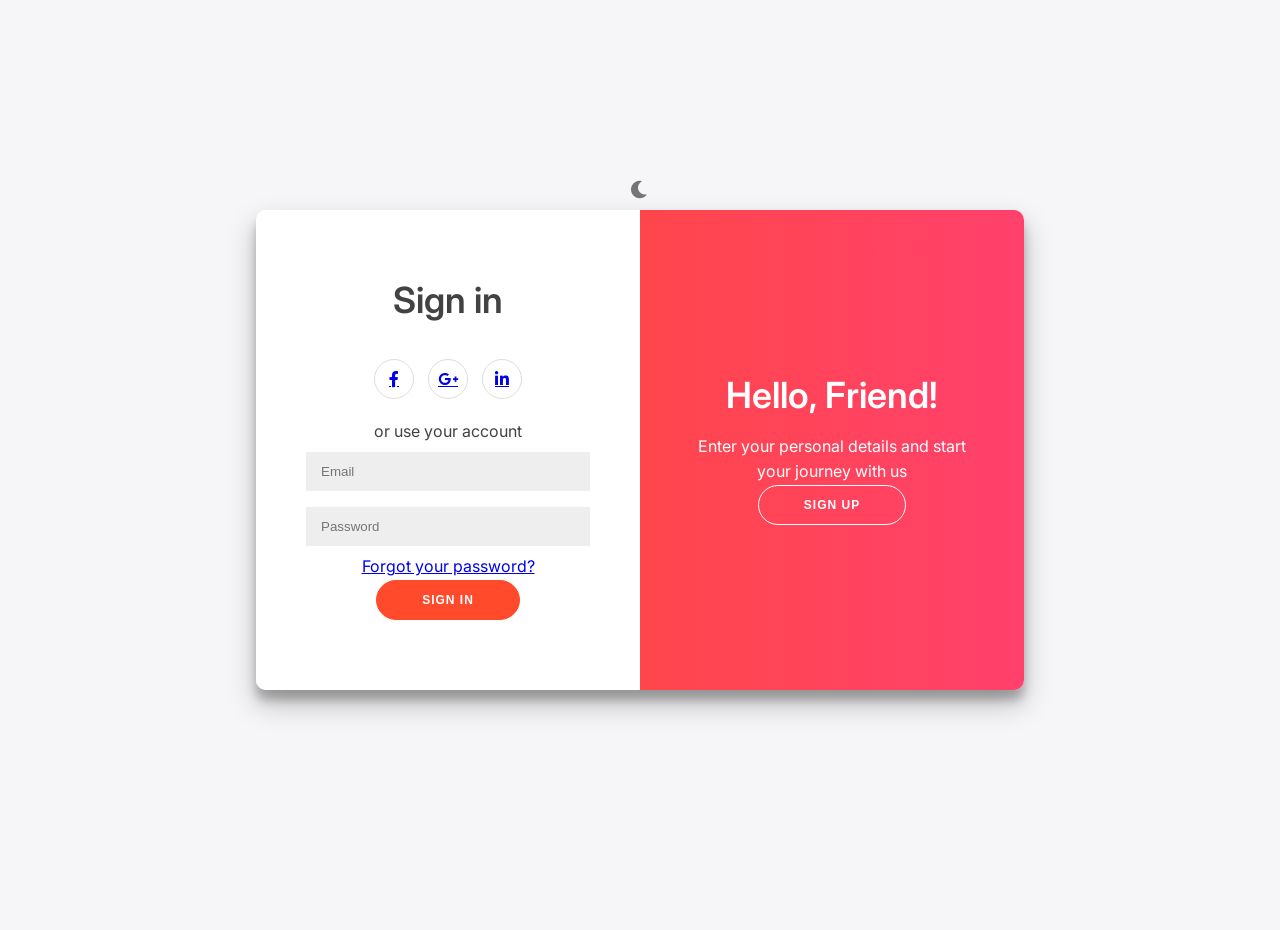
<file: auth.html>
<!DOCTYPE html>
<html lang="en">
<head>
    <meta charset="UTF-8">
    <meta name="viewport" content="width=device-width, initial-scale=1.0">
    <title>Welcome to SaveSmart</title>
    <link rel="stylesheet" href="style.css">
    <link rel="stylesheet" href="responsive.css">
    <link href="https://cdnjs.cloudflare.com/ajax/libs/font-awesome/6.0.0/css/all.min.css" rel="stylesheet">
</head>
<body class="auth-body">
    <header class="auth-header">
      <div class="theme-toggle-container">
        <button class="theme-toggle" id="theme-toggle" title="Toggle dark/light mode">
          <i class="fas fa-moon"></i>
        </button>
      </div>
    </header>

    <div class="auth-container" id="auth-container">
        <!-- Sign Up Form -->
        <div class="form-container sign-up-container">
            <form id="signup-form">
                <h1>Create Account</h1>
                <div class="social-container">
                    <a href="#" class="social"><i class="fab fa-facebook-f"></i></a>
                    <a href="#" class="social"><i class="fab fa-google-plus-g"></i></a>
                    <a href="#" class="social"><i class="fab fa-linkedin-in"></i></a>
                </div>
                <span>or use your email for registration</span>
                <input type="text" id="signup-name" placeholder="Name" required />
                <input type="email" id="signup-email" placeholder="Email" required />
                <input type="password" id="signup-password" placeholder="Password" required />
                <button type="submit">Sign Up</button>
            </form>
        </div>

        <!-- Sign In Form -->
        <div class="form-container sign-in-container">
            <form id="login-form">
                <h1>Sign in</h1>
                <div class="social-container">
                    <a href="#" class="social"><i class="fab fa-facebook-f"></i></a>
                    <a href="#" class="social"><i class="fab fa-google-plus-g"></i></a>
                    <a href="#" class="social"><i class="fab fa-linkedin-in"></i></a>
                </div>
                <span>or use your account</span>
                <input type="email" id="login-email" placeholder="Email" required />
                <input type="password" id="login-password" placeholder="Password" required />
                <a href="#">Forgot your password?</a>
                <button type="submit">Sign In</button>
            </form>
        </div>

        <!-- Overlay for switching between forms -->
        <div class="overlay-container">
            <div class="overlay">
                <div class="overlay-panel overlay-left">
                    <h1>Welcome Back!</h1>
                    <p>To keep connected with us please login with your personal info</p>
                    <button class="ghost" id="signIn">Sign In</button>
                </div>
                <div class="overlay-panel overlay-right">
                    <h1>Hello, Friend!</h1>
                    <p>Enter your personal details and start your journey with us</p>
                    <button class="ghost" id="signUp">Sign Up</button>
                </div>
            </div>
        </div>
    </div>

    <script src="auth.js"></script>
    <script src="theme.js"></script>
</body>
</html>
</file>
<file: style.css>
@import url('https://fonts.googleapis.com/css2?family=Inter:wght@400;500;600;700&display=swap');

/* CSS Reset and Base Styles */
* {
    margin: 0;
    padding: 0;
    box-sizing: border-box;
}

:root {
    /* Primary Colors */
    --primary-50: #e3f2fd;
    --primary-100: #bbdefb;
    --primary-500: #2196f3;
    --primary-600: #1e88e5;
    --primary-700: #1976d2;
    --primary-900: #0d47a1;

    /* Focus Styles */
    --focus-ring-color: var(--primary-500);
    --focus-ring-width: 3px;
    --focus-ring-offset: 2px;

    /* Secondary Colors */
    --secondary-50: #f3e5f5;
    --secondary-100: #e1bee7;
    --secondary-500: #9c27b0;
    --secondary-600: #8e24aa;
    --secondary-700: #7b1fa2;

    /* Neutral Colors */
    --gray-50: #fafafa;
    --gray-100: #f5f5f5;
    --gray-200: #eeeeee;
    --gray-300: #e0e0e0;
    --gray-400: #bdbdbd;
    --gray-500: #9e9e9e;
    --gray-600: #757575;
    --gray-700: #616161;
    --gray-800: #424242;
    --gray-900: #212121;

    /* Semantic Colors */
    --success: #2e7d32;
    --warning: #e65100;
    --error: #d32f2f;
    --info: #1565c0;

    /* Typography */
    --font-family: 'Inter', sans-serif;
    --font-size-xs: 0.75rem;
    --font-size-sm: 0.875rem;
    --font-size-base: 1rem;
    --font-size-lg: 1.125rem;
    --font-size-xl: 1.25rem;
    --font-size-2xl: 1.5rem;
    --font-size-3xl: 1.875rem;
    --font-size-4xl: 2.25rem;

    /* Spacing */
    --spacing-xs: 0.25rem;
    --spacing-sm: 0.5rem;
    --spacing-md: 1rem;
    --spacing-lg: 1.5rem;
    --spacing-xl: 2rem;
    --spacing-2xl: 3rem;

    /* Border Radius */
    --radius-sm: 0.25rem;
    --radius-md: 0.5rem;
    --radius-lg: 0.75rem;
    --radius-xl: 1rem;

    /* Shadows */
    --shadow-sm: 0 1px 2px 0 rgba(0, 0, 0, 0.05);
    --shadow-md: 0 4px 6px -1px rgba(0, 0, 0, 0.1), 0 2px 4px -1px rgba(0, 0, 0, 0.06);
    --shadow-lg: 0 10px 15px -3px rgba(0, 0, 0, 0.1), 0 4px 6px -2px rgba(0, 0, 0, 0.05);
    --shadow-xl: 0 20px 25px -5px rgba(0, 0, 0, 0.1), 0 10px 10px -5px rgba(0, 0, 0, 0.04);
}

/* Dark Theme Variables */
.dark-mode {
    --primary-50: #1a2a38;
    --primary-100: #2c4a63;
    --primary-500: #66b2ff;
    --primary-600: #80c1ff;
    --primary-700: #99d1ff;
    --primary-900: #e6f2ff;

    --secondary-50: #2a1a38;
    --secondary-100: #4a2c63;
    --secondary-500: #c166ff;
    --secondary-600: #d180ff;
    --secondary-700: #e099ff;

    --gray-50: #121212;
    --gray-100: #1e1e1e;
    --gray-200: #2a2a2a;
    --gray-300: #363636;
    --gray-400: #555555;
    --gray-500: #777777;
    --gray-600: #999999;
    --gray-700: #bbbbbb;
    --gray-800: #dddddd;
    --gray-900: #f5f5f5;

    --success: #4caf50;
    --warning: #ff9800;
    --error: #f44336;
    --info: #2196f3;

    --shadow-sm: 0 1px 2px 0 rgba(0, 0, 0, 0.25);
    --shadow-md: 0 4px 6px -1px rgba(0, 0, 0, 0.3), 0 2px 4px -1px rgba(0, 0, 0, 0.26);
    --shadow-lg: 0 10px 15px -3px rgba(0, 0, 0, 0.3), 0 4px 6px -2px rgba(0, 0, 0, 0.25);
    --shadow-xl: 0 20px 25px -5px rgba(0, 0, 0, 0.3), 0 10px 10px -5px rgba(0, 0, 0, 0.24);
}

.dark-mode body {
    background-color: var(--gray-50);
    color: var(--gray-800);
}

.dark-mode .header,
.dark-mode .modal__content,
.dark-mode .card,
.dark-mode .feature__card,
.dark-mode .testimonial__card,
.dark-mode .scenario-card,
.dark-mode .stat-card,
.dark-mode .progress-card,
.dark-mode .overview-card,
.dark-mode .summary-card,
.dark-mode .analytics-card,
.dark-mode .recent-card,
.dark-mode .setup-card,
.dark-mode .setup-option,
.dark-mode .predictor-card,
.dark-mode .mode-card,
.dark-mode .goal-card,
.dark-mode .badge-card,
.dark-mode .phone-screen,
.dark-mode .mini-scenario,
.dark-mode .filters-section,
.dark-mode .transactions-section,
.dark-mode .category-tab {
    background-color: var(--gray-100);
    color: var(--gray-800);
    border-color: var(--gray-300);
}

.dark-mode .nav__link {
    color: var(--gray-600);
}

.dark-mode .nav__link:hover,
.dark-mode .nav__link.active {
    background-color: var(--primary-50);
    color: var(--primary-600);
}

.dark-mode h1,
.dark-mode h2,
.dark-mode h3,
.dark-mode h4,
.dark-mode h5,
.dark-mode h6,
.dark-mode .section__title,
.dark-mode .hero__title,
.dark-mode .nav__logo h1 {
    color: var(--gray-900);
}

.dark-mode .btn--secondary {
    color: var(--primary-600);
    border-color: var(--primary-600);
}

.dark-mode .btn--secondary:hover {
    background-color: var(--primary-50);
}

.dark-mode .form__group input,
.dark-mode .form__group select,
.dark-mode .form__group textarea {
    background-color: var(--gray-200);
    border-color: var(--gray-400);
    color: var(--gray-800);
}

.dark-mode .theme-toggle:hover {
    background-color: var(--gray-200);
}

.dark-mode .glass-effect {
    background: rgba(42, 42, 42, 0.5); /* Darker glass effect */
    border: 1px solid rgba(255, 255, 255, 0.1);
}

.dark-mode .auth-body {
    background: var(--gray-50);
}

.dark-mode .auth-container {
    background-color: var(--gray-100);
    box-shadow: 0 14px 28px rgba(0,0,0,0.5),
                0 10px 10px rgba(0,0,0,0.4);
}

.dark-mode .form-container form {
    background-color: var(--gray-100);
}

.dark-mode .form-container input {
    background-color: var(--gray-200);
    color: var(--gray-800);
}

.dark-mode .social-container a {
    border-color: var(--gray-300);
}

body {
    font-family: var(--font-family);
    font-size: var(--font-size-base);
    line-height: 1.6;
    color: var(--gray-800);
    background-color: var(--gray-50);
    transition: background-color 0.3s ease, color 0.3s ease;
}

.container {
    max-width: 1200px;
    margin: 0 auto;
    padding: 0 var(--spacing-md);
}

/* Typography */
h1, h2, h3, h4, h5, h6 {
    font-weight: 600;
    line-height: 1.2;
    margin-bottom: var(--spacing-md);
}

h1 { font-size: var(--font-size-4xl); }
h2 { font-size: var(--font-size-3xl); }
h3 { font-size: var(--font-size-2xl); }
h4 { font-size: var(--font-size-xl); }

.section__title {
    text-align: center;
    margin-bottom: var(--spacing-2xl);
    color: var(--gray-900);
}

/* Header & Navigation */
.header {
    background: white;
    box-shadow: var(--shadow-md);
    position: sticky;
    top: 0;
    z-index: 1000;
}

.nav {
    display: flex;
    justify-content: space-between;
    align-items: center;
    padding: var(--spacing-md) 0;
}

.nav__logo {
    display: flex;
    align-items: center;
    gap: var(--spacing-md);
}

.nav__logo i {
    font-size: 2rem;
    color: var(--primary-600);
}

.nav__logo h1 {
    margin: 0;
    color: var(--primary-700);
    font-size: var(--font-size-2xl);
}

.slogan {
    font-size: var(--font-size-sm);
    color: var(--gray-600);
    font-style: italic;
    margin: 0;
}

.nav__menu {
    display: flex;
    list-style: none;
    gap: var(--spacing-lg);
}

.nav__link {
    display: flex;
    align-items: center;
    gap: var(--spacing-sm);
    text-decoration: none;
    color: var(--gray-600);
    padding: var(--spacing-sm) var(--spacing-md);
    border-radius: var(--radius-md);
    transition: all 0.3s ease;
    font-weight: 500;
}

.nav__link:hover,
.nav__link.active {
    background-color: var(--primary-50);
    color: var(--primary-700);
}

.nav__actions {
    display: flex;
    align-items: center;
    gap: var(--spacing-md);
}

.nav__toggle {
    display: none;
    font-size: 1.25rem;
    cursor: pointer;
    color: var(--gray-600);
}

/* Virtual Currency Display */
.virtual-currency {
    display: flex;
    align-items: center;
    gap: 8px;
    background: linear-gradient(135deg, #667eea 0%, #764ba2 100%);
    color: white;
    padding: 8px 16px;
    border-radius: 20px;
    font-weight: 600;
}

.currency-selector select {
    padding: 8px 12px;
    border: 1px solid var(--gray-300);
    border-radius: var(--radius-md);
    background: white;
    font-size: var(--font-size-sm);
}

/* Buttons */
.btn {
    display: inline-flex;
    align-items: center;
    gap: var(--spacing-sm);
    padding: var(--spacing-sm) var(--spacing-lg);
    border: none;
    border-radius: var(--radius-md);
    font-size: var(--font-size-base);
    font-weight: 500;
    text-decoration: none;
    cursor: pointer;
    transition: all 0.3s ease;
    outline: none;
}

.btn--primary {
    background-color: var(--primary-600);
    color: white;
}

.btn--primary:hover {
    background-color: var(--primary-700);
    transform: translateY(-1px);
    box-shadow: var(--shadow-md);
}

.btn--secondary {
    background-color: transparent;
    color: var(--primary-600);
    border: 2px solid var(--primary-600);
}

.btn--secondary:hover {
    background-color: var(--primary-50);
    transform: translateY(-1px);
}

.btn--large {
    padding: var(--spacing-md) var(--spacing-xl);
    font-size: var(--font-size-lg);
}

.btn--full {
    width: 100%;
    justify-content: center;
}

.btn--small {
    padding: var(--spacing-xs) var(--spacing-md);
    font-size: var(--font-size-sm);
}

.btn-icon {
    background: none;
    border: none;
    padding: var(--spacing-sm);
    border-radius: var(--radius-sm);
    cursor: pointer;
    color: var(--gray-600);
    transition: all 0.3s ease;
}

.btn-icon:hover {
    background-color: var(--gray-100);
    color: var(--primary-600);
}

/* Hero Section */
.hero {
    display: grid;
    grid-template-columns: 1fr 1fr;
    gap: var(--spacing-2xl);
    align-items: center;
    padding: var(--spacing-2xl) 0;
    min-height: 80vh;
}

.hero__title {
    font-size: 3rem;
    color: var(--gray-900);
    margin-bottom: var(--spacing-lg);
    line-height: 1.1;
}

.hero__description {
    font-size: var(--font-size-lg);
    color: var(--gray-600);
    margin-bottom: var(--spacing-2xl);
    line-height: 1.6;
}

.hero__actions {
    display: flex;
    gap: var(--spacing-md);
    flex-wrap: wrap;
    margin-bottom: var(--spacing-2xl);
}

.hero__stats {
    display: flex;
    gap: var(--spacing-2xl);
}

.stat {
    text-align: center;
}

.stat__number {
    display: block;
    font-size: var(--font-size-2xl);
    font-weight: 700;
    color: var(--primary-600);
    margin-bottom: var(--spacing-xs);
}

.stat__label {
    font-size: var(--font-size-sm);
    color: var(--gray-600);
}

/* Game Preview Styles */
.game-preview {
    display: flex;
    justify-content: center;
    align-items: center;
}

.phone-mockup {
    width: 300px;
    height: 600px;
    background: #2D3047;
    border-radius: 40px;
    padding: 20px;
    position: relative;
    box-shadow: 0 20px 40px rgba(0, 0, 0, 0.3);
}

.phone-screen {
    width: 100%;
    height: 100%;
    background: white;
    border-radius: 30px;
    overflow: hidden;
    position: relative;
}

.game-scene {
    padding: 20px;
    height: 100%;
    display: flex;
    flex-direction: column;
    align-items: center;
    justify-content: center;
    gap: 20px;
}

.character {
    font-size: 4rem;
}

.money-stack {
    font-size: 2rem;
}

.scenario-card-mini {
    background: #f8f9fa;
    padding: 20px;
    border-radius: 12px;
    text-align: center;
    width: 100%;
}

.choices {
    display: flex;
    gap: 10px;
    margin-top: 15px;
}

.choice-btn-mini {
    flex: 1;
    padding: 8px 12px;
    border: none;
    border-radius: 8px;
    background: #667eea;
    color: white;
    cursor: pointer;
    font-size: 0.8rem;
}

/* Features Section */
.features {
    padding: var(--spacing-2xl) 0;
    background: white;
}

.features__grid {
    display: grid;
    grid-template-columns: repeat(auto-fit, minmax(250px, 1fr));
    gap: var(--spacing-xl);
}

.feature__card {
    text-align: center;
    padding: var(--spacing-xl);
    border-radius: var(--radius-lg);
    transition: transform 0.3s ease, box-shadow 0.3s ease;
    border: 1px solid var(--gray-200);
}

.feature__card:hover {
    transform: translateY(-5px);
    box-shadow: var(--shadow-xl);
}

.feature__icon {
    width: 80px;
    height: 80px;
    margin: 0 auto var(--spacing-lg);
    background: var(--primary-50);
    border-radius: 50%;
    display: flex;
    align-items: center;
    justify-content: center;
}

.feature__icon i {
    font-size: 2rem;
    color: var(--primary-600);
}

.feature__card h3 {
    margin-bottom: var(--spacing-md);
    color: var(--gray-900);
}

.feature__card p {
    color: var(--gray-600);
    line-height: 1.6;
}

/* How It Works Section */
.how-it-works {
    padding: var(--spacing-2xl) 0;
    background: var(--gray-50);
}

.steps {
    display: grid;
    grid-template-columns: repeat(auto-fit, minmax(250px, 1fr));
    gap: var(--spacing-xl);
    max-width: 1000px;
    margin: 0 auto;
}

.step {
    text-align: center;
    padding: var(--spacing-xl);
}

.step__number {
    width: 60px;
    height: 60px;
    background: var(--primary-600);
    color: white;
    border-radius: 50%;
    display: flex;
    align-items: center;
    justify-content: center;
    font-size: var(--font-size-xl);
    font-weight: 700;
    margin: 0 auto var(--spacing-lg);
}

.step__content h3 {
    margin-bottom: var(--spacing-md);
    color: var(--gray-900);
}

.step__content p {
    color: var(--gray-600);
    line-height: 1.6;
}

/* Testimonials */
.testimonials {
    padding: var(--spacing-2xl) 0;
    background: white;
}

.testimonials__grid {
    display: grid;
    grid-template-columns: repeat(auto-fit, minmax(300px, 1fr));
    gap: var(--spacing-xl);
    max-width: 1000px;
    margin: 0 auto;
}

.testimonial__card {
    background: var(--gray-50);
    padding: var(--spacing-xl);
    border-radius: var(--radius-lg);
    border-left: 4px solid var(--primary-600);
}

.testimonial__content {
    font-style: italic;
    margin-bottom: var(--spacing-lg);
    color: var(--gray-700);
    line-height: 1.6;
}

.testimonial__author strong {
    display: block;
    margin-bottom: var(--spacing-xs);
    color: var(--gray-900);
}

.testimonial__author span {
    color: var(--gray-600);
    font-size: var(--font-size-sm);
}

/* Stats Section */
.stats {
    padding: var(--spacing-2xl) 0;
    background: linear-gradient(135deg, var(--primary-600), var(--primary-900));
    color: white;
}

.stats__grid {
    display: grid;
    grid-template-columns: repeat(auto-fit, minmax(200px, 1fr));
    gap: var(--spacing-xl);
    text-align: center;
}

.stat__item {
    padding: var(--spacing-lg);
}

.stat__number {
    font-size: 2.5rem;
    font-weight: 700;
    margin-bottom: var(--spacing-sm);
}

.stat__label {
    font-size: var(--font-size-lg);
    opacity: 0.9;
}

/* Footer */
.footer {
    background: var(--gray-900);
    color: white;
    padding: var(--spacing-2xl) 0 var(--spacing-md);
}

.footer__content {
    display: grid;
    grid-template-columns: 2fr 1fr 1fr 1fr;
    gap: var(--spacing-2xl);
    margin-bottom: var(--spacing-2xl);
}

.footer__logo {
    display: flex;
    align-items: center;
    gap: var(--spacing-sm);
    margin-bottom: var(--spacing-md);
}

.footer__logo i {
    font-size: 1.5rem;
    color: var(--primary-500);
}

.footer__logo h3 {
    margin: 0;
    color: white;
}

.footer__section h4 {
    color: white;
    margin-bottom: var(--spacing-lg);
}

.footer__section ul {
    list-style: none;
}

.footer__section ul li {
    margin-bottom: var(--spacing-sm);
}

.footer__section a {
    color: var(--gray-400);
    text-decoration: none;
    transition: color 0.3s ease;
}

.footer__section a:hover {
    color: white;
}

.footer__social {
    display: flex;
    gap: var(--spacing-md);
    margin-top: var(--spacing-lg);
}

.footer__social a {
    color: var(--gray-400);
    font-size: 1.25rem;
    transition: color 0.3s ease;
}

.footer__social a:hover {
    color: white;
}

.footer__bottom {
    border-top: 1px solid var(--gray-700);
    padding-top: var(--spacing-md);
    text-align: center;
    color: var(--gray-400);
}

/* Modal */
.modal {
    display: none;
    position: fixed;
    top: 0;
    left: 0;
    width: 100%;
    height: 100%;
    background: rgba(0, 0, 0, 0.5);
    z-index: 2000;
    align-items: center;
    justify-content: center;
}

.modal.active {
    display: flex;
}

.modal__content {
    background: white;
    border-radius: var(--radius-xl);
    box-shadow: var(--shadow-xl);
    width: 90%;
    max-width: 500px;
    max-height: 90vh;
    overflow-y: auto;
}

.modal__content--large {
    max-width: 800px;
}

.modal__header {
    display: flex;
    justify-content: space-between;
    align-items: center;
    padding: var(--spacing-xl);
    border-bottom: 1px solid var(--gray-200);
}

.modal__header h3 {
    margin: 0;
    color: var(--gray-900);
}

.modal__close {
    background: none;
    border: none;
    font-size: 1.25rem;
    color: var(--gray-600);
    cursor: pointer;
    padding: var(--spacing-sm);
    border-radius: var(--radius-sm);
    transition: background-color 0.3s ease;
}

.modal__close:hover {
    background-color: var(--gray-100);
}

.modal__body {
    padding: var(--spacing-xl);
}

.modal__form {
    padding: var(--spacing-xl);
}

/* Confirmation modal tweaks */
.confirm-body {
    padding: var(--spacing-lg);
    display: flex;
    gap: var(--spacing-md);
    align-items: center;
}

/* Toast notifications (app-level) */
.toast-container {
    position: fixed;
    top: 20px;
    right: 20px;
    z-index: 11000;
    display: flex;
    flex-direction: column;
    gap: 10px;
}
.toast {
    display: flex;
    align-items: center;
    gap: 10px;
    background: white;
    padding: 10px 14px;
    border-radius: 10px;
    box-shadow: 0 6px 18px rgba(0,0,0,0.12);
    border-left: 4px solid var(--primary-600);
    animation: toastIn 0.35s ease;
}
.toast--success { border-left-color: var(--success); }
.toast--error { border-left-color: var(--error); }
.toast__icon { font-size: 1.4rem; }

@keyframes toastIn {
    from { transform: translateY(-10px); opacity: 0; }
    to { transform: translateY(0); opacity: 1; }
}

/* Shop item micro-interaction */
.shop-item {
    transition: transform 0.18s ease, box-shadow 0.18s ease;
}
.shop-item:hover { transform: translateY(-4px); box-shadow: var(--shadow-lg); }

/* Inventory modal */
.inventory-grid {
    display: grid;
    grid-template-columns: repeat(auto-fit, minmax(140px, 1fr));
    gap: 12px;
}
.inventory-item {
    background: var(--gray-50);
    padding: 10px;
    border-radius: 8px;
    text-align: center;
    cursor: pointer;
    transition: transform 0.15s ease;
}
.inventory-item.equipped { border: 2px solid var(--primary-600); transform: translateY(-4px); }

/* Confetti canvas sits above content */
#confetti-canvas {
    position: fixed;
    pointer-events: none;
    left: 0;
    top: 0;
    width: 100%;
    height: 100%;
    z-index: 12000;
}

/* Form Styles */
.form__group {
    margin-bottom: var(--spacing-lg);
}

.form__group label {
    display: block;
    margin-bottom: var(--spacing-sm);
    font-weight: 500;
    color: var(--gray-700);
}

.form__group input,
.form__group select,
.form__group textarea {
    width: 100%;
    padding: var(--spacing-md);
    border: 1px solid var(--gray-300);
    border-radius: var(--radius-md);
    font-size: var(--font-size-base);
    transition: border-color 0.3s ease, box-shadow 0.3s ease;
}

.form__group input:focus,
.form__group select:focus,
.form__group textarea:focus {
    outline: none;
    border-color: var(--primary-500);
    box-shadow: 0 0 0 3px rgba(33, 150, 243, 0.1);
}

.form-row {
    display: grid;
    grid-template-columns: 1fr 1fr;
    gap: var(--spacing-md);
}

.form-section {
    margin-bottom: var(--spacing-2xl);
}

.form-section h4 {
    margin-bottom: var(--spacing-md);
    color: var(--gray-800);
    border-bottom: 2px solid var(--gray-200);
    padding-bottom: var(--spacing-sm);
}

.form__actions {
    display: flex;
    gap: var(--spacing-md);
    justify-content: space-between;
    margin-top: var(--spacing-xl);
}

/* Game Header */
.game-header {
    margin-bottom: 30px;
}

.player-stats {
    display: grid;
    grid-template-columns: repeat(auto-fit, minmax(200px, 1fr));
    gap: 20px;
    margin-bottom: 30px;
}

.stat-card {
    background: white;
    padding: 20px;
    border-radius: 12px;
    box-shadow: 0 4px 6px rgba(0, 0, 0, 0.1);
    display: flex;
    align-items: center;
    gap: 15px;
    border-left: 4px solid #4CAF50;
}

.stat-icon {
    font-size: 2rem;
}

.stat-info {
    flex: 1;
}

.stat-value {
    font-size: 1.5rem;
    font-weight: 700;
    color: #2D3047;
}

.stat-label {
    color: #666;
    font-size: 0.9rem;
}

/* Scenario Styles */
.scenario-card {
    background: white;
    border-radius: 16px;
    padding: 30px;
    box-shadow: 0 8px 25px rgba(0, 0, 0, 0.1);
    margin-bottom: 30px;
    border: 2px solid #e0e0e0;
}

.scenario-header {
    display: flex;
    justify-content: space-between;
    align-items: center;
    margin-bottom: 20px;
    padding-bottom: 15px;
    border-bottom: 2px solid #f0f0f0;
}

.scenario-content {
    display: grid;
    grid-template-columns: auto 1fr;
    gap: 25px;
    align-items: start;
    margin-bottom: 25px;
}

.scenario-emoji {
    font-size: 4rem;
    background: linear-gradient(135deg, #667eea, #764ba2);
    border-radius: 50%;
    width: 100px;
    height: 100px;
    display: flex;
    align-items: center;
    justify-content: center;
}

.scenario-stats {
    display: flex;
    gap: 20px;
    margin-top: 15px;
}

.scenario-stats .stat {
    background: #f8f9fa;
    padding: 8px 15px;
    border-radius: 8px;
    font-size: 0.9rem;
}

/* Difficulty Badges */
.difficulty-badge {
    padding: 4px 12px;
    border-radius: 20px;
    font-size: 0.8rem;
    font-weight: 600;
    text-transform: uppercase;
}

.difficulty-badge.easy {
    background: #d4edda;
    color: #155724;
}

.difficulty-badge.medium {
    background: #fff3cd;
    color: #856404;
}

.difficulty-badge.hard {
    background: #f8d7da;
    color: #721c24;
}

/* Choice Buttons */
.scenario-choices {
    display: flex;
    flex-direction: column;
    gap: 12px;
    margin-bottom: 25px;
}

.choice-btn {
    display: grid;
    grid-template-columns: auto 1fr auto;
    gap: 15px;
    align-items: center;
    padding: 20px;
    background: white;
    border: 2px solid #e0e0e0;
    border-radius: 12px;
    cursor: pointer;
    transition: all 0.3s ease;
    text-align: left;
}

.choice-btn:hover {
    border-color: #667eea;
    transform: translateY(-2px);
    box-shadow: 0 4px 12px rgba(102, 126, 234, 0.2);
}

.choice-icon {
    font-size: 1.5rem;
    width: 50px;
    height: 50px;
    display: flex;
    align-items: center;
    justify-content: center;
    background: #f8f9fa;
    border-radius: 10px;
}

.choice-content {
    flex: 1;
}

.choice-content strong {
    display: block;
    margin-bottom: 5px;
    color: #2D3047;
}

.choice-content span {
    color: #666;
    font-size: 0.9rem;
}

.choice-amount {
    font-weight: 700;
    font-size: 1.1rem;
}

.choice-amount.negative {
    color: #e74c3c;
}

.choice-amount.positive {
    color: #27ae60;
}

/* Prediction Box */
.scenario-prediction {
    background: linear-gradient(135deg, #667eea, #764ba2);
    color: white;
    padding: 20px;
    border-radius: 12px;
    margin-top: 20px;
}

.prediction-header {
    display: flex;
    align-items: center;
    gap: 10px;
    margin-bottom: 10px;
    font-weight: 600;
}

.result-message {
    display: flex;
    align-items: center;
    gap: 15px;
}

.result-emoji {
    font-size: 2rem;
}

/* Quick Scenarios */
.quick-scenarios {
    margin-bottom: 30px;
}

.scenario-grid {
    display: grid;
    grid-template-columns: repeat(auto-fit, minmax(150px, 1fr));
    gap: 15px;
}

.mini-scenario {
    background: white;
    padding: 15px;
    border-radius: 10px;
    box-shadow: 0 2px 8px rgba(0, 0, 0, 0.1);
    display: flex;
    align-items: center;
    gap: 12px;
    cursor: pointer;
    transition: all 0.3s ease;
    border: 2px solid transparent;
}

.mini-scenario:hover {
    border-color: #667eea;
    transform: translateY(-2px);
}

.mini-icon {
    font-size: 1.5rem;
}

.mini-content strong {
    display: block;
    font-size: 0.9rem;
    margin-bottom: 2px;
}

.mini-content span {
    color: #e74c3c;
    font-weight: 600;
    font-size: 0.8rem;
}

/* Game Progress */
.game-progress {
    margin: 30px 0;
}

.progress-grid {
    display: grid;
    grid-template-columns: repeat(auto-fit, minmax(300px, 1fr));
    gap: 30px;
}

.progress-card {
    background: white;
    padding: 25px;
    border-radius: 12px;
    box-shadow: 0 4px 15px rgba(0, 0, 0, 0.1);
    text-align: center;
}

.score-circle {
    width: 120px;
    height: 120px;
    margin: 0 auto 20px;
    position: relative;
}

.circle-progress {
    width: 100%;
    height: 100%;
    border-radius: 50%;
    background: conic-gradient(var(--success) var(--progress-percentage, 75%), var(--gray-200) 0deg);
    display: flex;
    align-items: center;
    justify-content: center;
    position: relative;
    transform: rotate(-90deg);
}

.circle-progress::before {
    content: '';
    position: absolute;
    width: 80px;
    height: 80px;
    background: white;
    border-radius: 50%;
}

.circle-progress span {
    position: relative;
    z-index: 1;
    font-weight: 700;
    font-size: 1.2rem;
}

.achievements-list {
    display: flex;
    flex-direction: column;
    gap: 15px;
}

.achievement-mini {
    display: flex;
    align-items: center;
    gap: 12px;
    padding: 12px;
    background: #f8f9fa;
    border-radius: 8px;
}

.achievement-mini.earned {
    background: #d4edda;
    border-left: 4px solid #28a745;
}

.achievement-mini.locked {
    opacity: 0.6;
}

.achievement-icon {
    font-size: 1.5rem;
}

.achievement-info strong {
    display: block;
    margin-bottom: 2px;
    font-size: 0.9rem;
}

.achievement-info span {
    font-size: 0.8rem;
    color: #666;
}

/* Real Money Styles */
.security-notice {
    margin-bottom: 30px;
}

.notice-card {
    background: linear-gradient(135deg, #4facfe 0%, #00f2fe 100%);
    color: white;
    padding: 25px;
    border-radius: 12px;
    display: flex;
    align-items: center;
    gap: 20px;
}

.notice-icon {
    font-size: 2.5rem;
}

.notice-content h4 {
    margin: 0 0 10px 0;
    font-size: 1.2rem;
}

.notice-content p {
    margin: 0;

    opacity: 0.9;
}

.real-money-dashboard {
    margin-top: 30px;
}

.dashboard-header {
    text-align: center;
    margin-bottom: 40px;
}

.dashboard-header h2 {
    color: var(--gray-900);
    margin-bottom: 10px;
}

.dashboard-header p {
    color: var(--gray-600);
    font-size: var(--font-size-lg);
}

.financial-overview {
    margin-bottom: 40px;
}

.overview-grid {
    display: grid;
    grid-template-columns: repeat(auto-fit, minmax(250px, 1fr));
    gap: 25px;
}

.overview-card {
    background: white;
    padding: 25px;
    border-radius: 12px;
    box-shadow: 0 4px 15px rgba(0, 0, 0, 0.1);
}

.overview-card.primary {
    border-left: 6px solid var(--primary-600);
}

.card-header {
    display: flex;
    justify-content: space-between;
    align-items: center;
    margin-bottom: 20px;
}

.card-header h4 {
    margin: 0;
    color: var(--gray-700);
}

.card-header i {
    font-size: 1.5rem;
    color: var(--primary-500);
}

.balance-amount {
    font-size: 2.5rem;
    font-weight: 700;
    color: var(--gray-900);
    margin-bottom: 10px;
}

.balance-trend {
    display: flex;
    align-items: center;
    gap: 8px;
    color: var(--success);
    font-size: var(--font-size-sm);
}

.budget-progress {
    margin-bottom: 15px;
}

.budget-text {
    display: flex;
    justify-content: space-between;
    margin-top: 8px;
    font-size: var(--font-size-sm);
    color: var(--gray-600);
}

.savings-rate {
    font-size: 2rem;
    font-weight: 700;
    color: var(--primary-600);
    text-align: center;
    margin: 15px 0;
}

.card-footer {
    color: var(--gray-600);
    font-size: var(--font-size-sm);
    text-align: center;
}

/* Setup Options */
.setup-options {
    display: grid;
    grid-template-columns: repeat(auto-fit, minmax(300px, 1fr));
    gap: 30px;
    margin-top: 30px;
}

.setup-option {
    background: white;
    padding: 30px;
    border-radius: 12px;
    box-shadow: 0 4px 15px rgba(0, 0, 0, 0.1);
    border: 2px solid #e0e0e0;
    transition: all 0.3s ease;
}

.setup-option:hover {
    border-color: #667eea;
    transform: translateY(-5px);
}

.option-icon {
    font-size: 3rem;
    color: #667eea;
    margin-bottom: 20px;
}

.setup-option h4 {
    margin-bottom: 15px;
    color: #2D3047;
}

.setup-option ul {
    list-style: none;
    padding: 0;
    margin: 20px 0;
}

.setup-option li {
    padding: 8px 0;
    border-bottom: 1px solid #f0f0f0;
}

.setup-option li:last-child {
    border-bottom: none;
}

/* Financial Predictor */
.financial-predictor {
    margin: 40px 0;
}

.predictor-card {
    background: white;
    padding: 30px;
    border-radius: 16px;
    box-shadow: 0 8px 25px rgba(0, 0, 0, 0.1);
    border-left: 6px solid #667eea;
}

.predictor-header {
    text-align: center;
    margin-bottom: 30px;
}

.predictor-header h3 {
    color: var(--gray-900);
    margin-bottom: 10px;
}

.predictor-header p {
    color: var(--gray-600);
}

.prediction-result {
    display: flex;
    align-items: center;
    gap: 25px;
    margin-bottom: 25px;
}

.prediction-emoji {
    font-size: 4rem;
}

.prediction-stats {
    display: grid;
    grid-template-columns: 1fr 1fr;
    gap: 15px;
    margin-top: 15px;
}

.prediction-stats .stat {
    background: #f8f9fa;
    padding: 12px;
    border-radius: 8px;
    text-align: center;
}

.prediction-features {
    display: flex;
    flex-direction: column;
    gap: 12px;
}

.feature {
    display: flex;
    align-items: center;
    gap: 12px;
    padding: 12px;
    background: #f8f9fa;
    border-radius: 8px;
}

/* Skill Transfer */
.skill-transfer {
    margin: 40px 0;
}

.transfer-card {
    background: linear-gradient(135deg, #667eea, #764ba2);
    color: white;
    padding: 30px;
    border-radius: 16px;
}

.transfer-header {
    text-align: center;
    margin-bottom: 30px;
}

.transfer-header h3 {
    color: white;
    margin-bottom: 10px;
}

.transfer-header p {
    opacity: 0.9;
}

.skill-metric {
    display: grid;
    grid-template-columns: auto 1fr 2fr;
    gap: 20px;
    align-items: center;
    padding: 20px;
    background: rgba(255, 255, 255, 0.1);
    border-radius: 12px;
    margin-bottom: 15px;
}

.metric-icon {
    font-size: 2rem;
}

.metric-info strong {
    display: block;
    margin-bottom: 5px;
}

.metric-advice {
    font-style: italic;
    opacity: 0.9;
}

/* Mode Selection */
.mode-selection {
    display: grid;
    grid-template-columns: repeat(auto-fit, minmax(300px, 1fr));
    gap: 30px;
    margin: 20px 0;
}

.mode-card {
    background: white;
    padding: 30px;
    border-radius: 12px;
    box-shadow: 0 4px 15px rgba(0, 0, 0, 0.1);
    border: 2px solid #e0e0e0;
    transition: all 0.3s ease;
    text-align: center;
}

.mode-card:hover {
    border-color: #667eea;
    transform: translateY(-5px);
}

.mode-icon {
    font-size: 4rem;
    color: #667eea;
    margin-bottom: 20px;
}

.mode-card h4 {
    margin-bottom: 15px;
    color: #2D3047;
}

.mode-card ul {
    list-style: none;
    padding: 0;
    margin: 20px 0;
    text-align: left;
}

.mode-card li {
    padding: 8px 0;
    border-bottom: 1px solid #f0f0f0;
}

/* Progress Bars */
.progress-bar {
    width: 100%;
    height: 8px;
    background: var(--gray-200);
    border-radius: 4px;
    overflow: hidden;
}

.progress-bar.small {
    height: 6px;
}

.progress-bar.large {
    height: 12px;
}

.progress-fill {
    height: 100%;
    background: linear-gradient(135deg, #4CAF50, #45a049);
    border-radius: 4px;
    transition: width 0.5s ease;
}

/* Empty States */
.empty-state {
    text-align: center;
    padding: 60px 20px;
    color: var(--gray-600);
}

.empty-state i {
    font-size: 4rem;
    color: var(--gray-400);
    margin-bottom: 20px;
}

.empty-state h4 {
    margin-bottom: 10px;
    color: var(--gray-700);
}

.empty-achievements {
    text-align: center;
    padding: 40px 20px;
    color: var(--gray-600);
}

.empty-achievements i {
    font-size: 3rem;
    color: var(--gray-400);
    margin-bottom: 15px;
}

/* Utility Classes */
.text-center { text-align: center; }
.text-left { text-align: left; }
.text-right { text-align: right; }
.mb-0 { margin-bottom: 0; }
.mt-0 { margin-top: 0; }
.ml-0 { margin-left: 0; }
.mr-0 { margin-right: 0; }
.pb-0 { padding-bottom: 0; }
.pt-0 { padding-top: 0; }

.text-success { color: var(--success); }
.text-warning { color: var(--warning); }
.text-error { color: var(--error); }
.text-info { color: var(--info); }

.bg-success { background-color: var(--success); }
.bg-warning { background-color: var(--warning); }
.bg-error { background-color: var(--error); }
.bg-info { background-color: var(--info); }

.d-flex { display: flex; }
.d-grid { display: grid; }
.d-none { display: none; }
.d-block { display: block; }
.d-inline { display: inline; }
.d-inline-block { display: inline-block; }

.justify-center { justify-content: center; }
.justify-between { justify-content: space-between; }
.justify-around { justify-content: space-around; }
.align-center { align-items: center; }
.align-start { align-items: flex-start; }
.align-end { align-items: flex-end; }

.flex-1 { flex: 1; }
.flex-auto { flex: auto; }
.flex-none { flex: none; }

.w-100 { width: 100%; }
.h-100 { height: 100%; }
.mw-100 { max-width: 100%; }
.mh-100 { max-height: 100%; }

.p-0 { padding: 0; }
.m-0 { margin: 0; }

.rounded { border-radius: var(--radius-md); }
.rounded-lg { border-radius: var(--radius-lg); }
.rounded-xl { border-radius: var(--radius-xl); }

.shadow { box-shadow: var(--shadow-md); }
.shadow-lg { box-shadow: var(--shadow-lg); }
.shadow-xl { box-shadow: var(--shadow-xl); }

/* Accessibility Improvements */
button:focus-visible,
a:focus-visible,
input:focus-visible,
select:focus-visible,
textarea:focus-visible {
    outline: var(--focus-ring-width) solid var(--focus-ring-color);
    outline-offset: var(--focus-ring-offset);
    box-shadow: 0 0 0 var(--focus-ring-width) var(--focus-ring-color);
}

.btn:focus-visible,
.choice-btn:focus-visible,
.nav__link:focus-visible {
    transform: translateY(-1px);
    box-shadow: var(--shadow-md), 0 0 0 var(--focus-ring-width) var(--focus-ring-color);
}

.skip-to-main {
    position: fixed;
    top: -100%;
    left: 0;
    background: var(--primary-600);
    color: white;
    padding: var(--spacing-md) var(--spacing-lg);
    z-index: 2000;
    text-decoration: none;
    transition: top 0.3s;
}

.skip-to-main:focus {
    top: 0;
}

/* Balance Info */
.balance-info {
    background: #f8f9fa;
    padding: 15px;
    border-radius: 8px;
    margin: 20px 0;
    text-align: center;
    border-left: 4px solid var(--primary-600);
}

.balance-info span {
    font-weight: 600;
    color: var(--gray-800);
}

/* Page Header */
.page-header {
    text-align: center;
    margin-bottom: 40px;
    padding: 40px 0;
    background: linear-gradient(135deg, #667eea 0%, #764ba2 100%);
    color: white;
    border-radius: 16px;
}

.page-title {
    color: white;
    margin-bottom: 10px;
}

.page-header p {
    font-size: var(--font-size-lg);
    opacity: 0.9;
    margin: 0;
}

/* Section Header */
.section-header {
    display: flex;
    justify-content: space-between;
    align-items: center;
    margin-bottom: 25px;
    padding-bottom: 15px;
    border-bottom: 2px solid var(--gray-200);
}

/* View Options */
.view-options {
    display: flex;
    gap: 10px;
}

.view-options button.active {
    background-color: var(--primary-600);
    color: white;
    border-color: var(--primary-600);
}

/* Goals Grid */
.goals-grid {
    display: grid;
    grid-template-columns: repeat(auto-fill, minmax(350px, 1fr));
    gap: 25px;
}

.goal-card {
    background: white;
    padding: 25px;
    border-radius: 12px;
    box-shadow: 0 4px 15px rgba(0, 0, 0, 0.1);
    border: 2px solid #e0e0e0;
    transition: all 0.3s ease;
}

.goal-card:hover {
    transform: translateY(-3px);
    box-shadow: 0 8px 25px rgba(0, 0, 0, 0.15);
}

.goal-card.completed {
    border-color: var(--success);
    background: linear-gradient(135deg, #d4edda, #f8fff9);
}

.goal-card__header {
    display: flex;
    align-items: flex-start;
    gap: 15px;
    margin-bottom: 20px;
}

.goal-card__icon {
    width: 50px;
    height: 50px;
    background: var(--primary-50);
    border-radius: 50%;
    display: flex;
    align-items: center;
    justify-content: center;
    font-size: 1.2rem;
    color: var(--primary-600);
}

.goal-card__title {
    flex: 1;
}

.goal-card__title h4 {
    margin: 0 0 5px 0;
    color: var(--gray-900);
}

.goal-card__category {
    font-size: var(--font-size-sm);
    color: var(--gray-600);
    background: var(--gray-100);
    padding: 2px 8px;
    border-radius: 12px;
    display: inline-block;
}

.goal-card__actions {
    display: flex;
    gap: 8px;
}

.goal-card__progress {
    margin-bottom: 20px;
}

.progress-info {
    display: flex;
    justify-content: space-between;
    margin-bottom: 8px;
    font-size: var(--font-size-sm);
}

.progress-amount {
    font-weight: 600;
    color: var(--gray-900);
}

.progress-target {
    color: var(--gray-600);
}

.progress-percentage {
    text-align: right;
    font-size: var(--font-size-sm);
    color: var(--gray-600);
    margin-top: 5px;
}

.goal-card__footer {
    display: flex;
    justify-content: space-between;
    align-items: center;
    padding-top: 15px;
    border-top: 1px solid var(--gray-200);
}

.goal-deadline {
    display: flex;
    align-items: center;
    gap: 6px;
    font-size: var(--font-size-sm);
    padding: 4px 8px;
    border-radius: 6px;
}

.goal-deadline.urgent {
    background: #fff3cd;
    color: #856404;
}

.goal-deadline.overdue {
    background: #f8d7da;
    color: #721c24;
}

.goal-status {
    display: flex;
    align-items: center;
    gap: 6px;
    font-size: var(--font-size-sm);
    font-weight: 600;
}

.goal-status.completed {
    color: var(--success);
}

/* Badges Grid */
.badges-grid {
    display: grid;
    grid-template-columns: repeat(auto-fill, minmax(280px, 1fr));
    gap: 25px;
}

.badge-card {
    background: white;
    padding: 25px;
    border-radius: 12px;
    box-shadow: 0 4px 15px rgba(0, 0, 0, 0.1);
    text-align: center;
    transition: all 0.3s ease;
    cursor: pointer;
    border: 2px solid transparent;
}

.badge-card:hover {
    transform: translateY(-3px);
    box-shadow: 0 8px 25px rgba(0, 0, 0, 0.15);
}

.badge-card.earned {
    border-color: var(--success);
    background: linear-gradient(135deg, #d4edda, #f8fff9);
}

.badge-card.locked {
    opacity: 0.7;
    background: var(--gray-100);
}

.badge-card__icon {
    font-size: 3rem;
    margin-bottom: 15px;
    position: relative;
}

.badge-lock {
    position: absolute;
    top: -5px;
    right: -5px;
    background: var(--gray-400);
    color: white;
    border-radius: 50%;
    width: 24px;
    height: 24px;
    display: flex;
    align-items: center;
    justify-content: center;
    font-size: 0.8rem;
}

.badge-card__content h4 {
    margin: 0 0 10px 0;
    color: var(--gray-900);
}

.badge-card__content p {
    color: var(--gray-600);
    margin-bottom: 15px;
    font-size: var(--font-size-sm);
}

.badge-progress {
    margin-top: 15px;
}

.progress-text {
    font-size: var(--font-size-sm);
    color: var(--gray-600);
    margin-top: 5px;
}

.badge-card__status {
    margin-top: 15px;
}

.status-earned {
    background: var(--success);
    color: white;
    padding: 4px 12px;
    border-radius: 12px;
    font-size: var(--font-size-sm);
    font-weight: 600;
    display: inline-flex;
    align-items: center;
    gap: 5px;
}

.status-locked {
    background: var(--gray-400);
    color: white;
    padding: 4px 12px;
    border-radius: 12px;
    font-size: var(--font-size-sm);
    font-weight: 600;
    display: inline-flex;
    align-items: center;
    gap: 5px;
}

/* Categories Tabs */
.categories-tabs {
    display: flex;
    gap: 10px;
    margin-bottom: 30px;
    flex-wrap: wrap;
}

.category-tab {
    padding: 10px 20px;
    background: white;
    border: 2px solid var(--gray-300);
    border-radius: 25px;
    cursor: pointer;
    transition: all 0.3s ease;
    font-weight: 500;
}

.category-tab:hover {
    border-color: var(--primary-600);
    color: var(--primary-600);
}

.category-tab.active {
    background: var(--primary-600);
    color: white;
    border-color: var(--primary-600);
}

/* Achievements List */
.achievements-list {
    display: flex;
    flex-direction: column;
    gap: 15px;
}

.achievement-item {
    display: flex;
    align-items: center;
    gap: 15px;
    padding: 15px;
    background: #f8f9fa;
    border-radius: 8px;
    transition: all 0.3s ease;
}

.achievement-item:hover {
    background: #e9ecef;
    transform: translateX(5px);
}

.achievement-icon {
    font-size: 1.5rem;
}

.achievement-details {
    flex: 1;
}

.achievement-name {
    font-weight: 600;
    color: var(--gray-900);
    margin-bottom: 2px;
}

.achievement-date {
    font-size: var(--font-size-sm);
    color: var(--gray-600);
}

/* Goal Details */
.goal-details {
    padding: 20px 0;
}

.goal-details__section {
    margin-bottom: 30px;
    padding-bottom: 20px;
    border-bottom: 1px solid var(--gray-200);
}

.goal-details__section:last-child {
    border-bottom: none;
    margin-bottom: 0;
}

.goal-details__section h4 {
    margin-bottom: 15px;
    color: var(--gray-800);
}

.details-grid {
    display: grid;
    grid-template-columns: repeat(auto-fit, minmax(200px, 1fr));
    gap: 15px;
}

.detail-item {
    display: flex;
    justify-content: space-between;
    padding: 10px 0;
    border-bottom: 1px solid var(--gray-100);
}

.detail-item:last-child {
    border-bottom: none;
}

.detail-item label {
    font-weight: 500;
    color: var(--gray-700);
}

.detail-item span {
    color: var(--gray-800);
}

.progress-text {
    text-align: center;
    margin-top: 10px;
    font-weight: 600;
    color: var(--gray-700);
}

.goal-details__actions {
    display: flex;
    gap: 15px;
    justify-content: center;
    margin-top: 30px;
}

/* Badge Details */
.badge-details {
    text-align: center;
    padding: 20px 0;
}

.badge-details__icon {
    font-size: 5rem;
    margin-bottom: 20px;
}

.badge-details__info h4 {
    margin-bottom: 10px;
    color: var(--gray-900);
}

.badge-details__info p {
    color: var(--gray-600);
    margin-bottom: 25px;
    line-height: 1.6;
}

.achievement-status {
    padding: 15px;
    border-radius: 8px;
    margin-bottom: 20px;
    font-weight: 600;
}

.achievement-status.earned {
    background: #d4edda;
    color: #155724;
    border: 1px solid #c3e6cb;
}

.achievement-status.locked {
    background: #fff3cd;
    color: #856404;
    border: 1px solid #ffeaa7;
}

.achievement-date {
    font-size: var(--font-size-sm);
    color: var(--gray-600);
    margin-bottom: 20px;
}

.progress-details {
    background: #f8f9fa;
    padding: 20px;
    border-radius: 8px;
    margin-bottom: 20px;
}

.progress-info {
    display: flex;
    justify-content: space-between;
    margin-bottom: 10px;
    font-weight: 500;
}

.tips {
    background: #e7f3ff;
    padding: 20px;
    border-radius: 8px;
    border-left: 4px solid var(--info);
}

.tips h5 {
    margin-bottom: 10px;
    color: var(--info);
}

.tips p {
    margin: 0;
    color: var(--gray-700);
    line-height: 1.6;
}

/* Summary Cards */
.summary-cards {
    margin: 30px 0;
}

.summary-grid {
    display: grid;
    grid-template-columns: repeat(auto-fit, minmax(200px, 1fr));
    gap: 20px;
}

.summary-card {
    background: white;
    padding: 25px;
    border-radius: 12px;
    box-shadow: 0 4px 15px rgba(0, 0, 0, 0.1);
    display: flex;
    align-items: center;
    gap: 15px;
}

.summary-icon {
    width: 60px;
    height: 60px;
    border-radius: 50%;
    display: flex;
    align-items: center;
    justify-content: center;
    font-size: 1.5rem;
}

.summary-icon.income {
    background: #d4edda;
    color: #155724;
}

.summary-icon.expense {
    background: #f8d7da;
    color: #721c24;
}

.summary-icon.net {
    background: #cce7ff;
    color: #004085;
}

.summary-content {
    flex: 1;
}

.summary-label {
    font-size: var(--font-size-sm);
    color: var(--gray-600);
    margin-bottom: 5px;
}

.summary-amount {
    font-size: 1.5rem;
    font-weight: 700;
    color: var(--gray-900);
}

/* Filters Section */
.filters-section {
    background: white;
    padding: 25px;
    border-radius: 12px;
    box-shadow: 0 4px 15px rgba(0, 0, 0, 0.1);
    margin: 30px 0;
}

.filters-grid {
    display: grid;
    grid-template-columns: repeat(auto-fit, minmax(200px, 1fr));
    gap: 20px;
    align-items: end;
}

.filter-group {
    flex: 1;
}

.filter-group label {
    display: block;
    margin-bottom: 8px;
    font-weight: 500;
    color: var(--gray-700);
}

.filter-select {
    width: 100%;
    padding: 10px;
    border: 1px solid var(--gray-300);
    border-radius: var(--radius-md);
    background: white;
    font-size: var(--font-size-base);
}

.filter-actions {
    display: flex;
    gap: 10px;
    align-items: center;
}

/* Transactions List */
.transactions-section {
    background: white;
    padding: 25px;
    border-radius: 12px;
    box-shadow: 0 4px 15px rgba(0, 0, 0, 0.1);
    margin: 30px 0;
}

.transactions-header {
    display: flex;
    justify-content: space-between;
    align-items: center;
    margin-bottom: 25px;
    padding-bottom: 15px;
    border-bottom: 2px solid var(--gray-200);
}

.transactions-count {
    color: var(--gray-600);
    font-size: var(--font-size-sm);
}

.transactions-list {
    display: flex;
    flex-direction: column;
    gap: 12px;
}

.transaction-item {
    display: grid;
    grid-template-columns: auto 1fr auto auto;
    gap: 15px;
    align-items: center;
    padding: 15px;
    background: #f8f9fa;
    border-radius: 8px;
    transition: all 0.3s ease;
}

.transaction-item:hover {
    background: #e9ecef;
    transform: translateX(5px);
}

.transaction-item.income {
    border-left: 4px solid var(--success);
}

.transaction-item.expense {
    border-left: 4px solid var(--error);
}

.transaction-icon {
    width: 40px;
    height: 40px;
    background: white;
    border-radius: 50%;
    display: flex;
    align-items: center;
    justify-content: center;
    font-size: 1rem;
    color: var(--gray-600);
}

.transaction-details {
    flex: 1;
}

.transaction-description {
    font-weight: 500;
    color: var(--gray-900);
    margin-bottom: 4px;
}

.transaction-meta {
    display: flex;
    gap: 15px;
    font-size: var(--font-size-sm);
    color: var(--gray-600);
}

.transaction-amount {
    font-weight: 700;
    font-size: 1.1rem;
}

.transaction-amount.income {
    color: var(--success);
}

.transaction-amount.expense {
    color: var(--error);
}

.transaction-actions {
    display: flex;
    gap: 8px;
}

/* Welcome Section */
.welcome-section {
    display: flex;
    justify-content: space-between;
    align-items: center;
    margin-bottom: 30px;
    padding: 25px;
    background: white;
    border-radius: 12px;
    box-shadow: 0 4px 15px rgba(0, 0, 0, 0.1);
}

.welcome__content h1 {
    margin: 0 0 5px 0;
    color: var(--gray-900);
}

.welcome__content p {
    margin: 0;
    color: var(--gray-600);
}

.welcome__date {
    color: var(--gray-600);
    font-size: var(--font-size-sm);
}

/* Overview Cards */
.overview-cards {
    margin-bottom: 30px;
}

.overview__grid {
    display: grid;
    grid-template-columns: repeat(auto-fit, minmax(300px, 1fr));
    gap: 25px;
}

.overview-card {
    background: white;
    padding: 25px;
    border-radius: 12px;
    box-shadow: 0 4px 15px rgba(0, 0, 0, 0.1);
}

.overview-card--primary {
    border-left: 6px solid var(--primary-600);
}

.card__trend {
    display: flex;
    align-items: center;
    gap: 8px;
    font-size: var(--font-size-sm);
    margin-bottom: 15px;
}

.card__trend.positive {
    color: var(--success);
}

.card__trend.negative {
    color: var(--error);
}

.card__actions {
    display: flex;
    gap: 10px;
    margin-top: 20px;
}

.budget-progress {
    margin: 15px 0;
}

.goals-progress {
    display: flex;
    flex-direction: column;
    gap: 15px;
}

.goal-item {
    background: #f8f9fa;
    padding: 15px;
    border-radius: 8px;
}

.goal-info {
    display: flex;
    justify-content: space-between;
    margin-bottom: 8px;
    font-size: var(--font-size-sm);
}

.goal-name {
    font-weight: 500;
    color: var(--gray-900);
}

.goal-amount {
    color: var(--gray-600);
}

/* Analytics Section */
.analytics-section {
    margin: 30px 0;
}

.analytics__grid {
    display: grid;
    grid-template-columns: 2fr 1fr;
    gap: 25px;
}

.analytics-card {
    background: white;
    padding: 25px;
    border-radius: 12px;
    box-shadow: 0 4px 15px rgba(0, 0, 0, 0.1);
}

.analytics-card--large {
    grid-column: 1 / -1;
}

.chart-period {
    padding: 8px 12px;
    border: 1px solid var(--gray-300);
    border-radius: var(--radius-md);
    background: white;
    font-size: var(--font-size-sm);
}

.chart-container {
    height: 300px;
    position: relative;
}

.category-list {
    display: flex;
    flex-direction: column;
    gap: 12px;
}

.category-item {
    display: flex;
    flex-direction: column;
    gap: 8px;
}

.category-info {
    display: flex;
    justify-content: space-between;
    font-size: var(--font-size-sm);
}

.category-name {
    font-weight: 500;
    color: var(--gray-900);
}

.category-amount {
    color: var(--gray-600);
}

/* Recent Section */
.recent-section {
    margin: 30px 0;
}

.recent__grid {
    display: grid;
    grid-template-columns: 1fr 1fr;
    gap: 25px;
}

.recent-card {
    background: white;
    padding: 25px;
    border-radius: 12px;
    box-shadow: 0 4px 15px rgba(0, 0, 0, 0.1);
}

.insights-list {
    display: flex;
    flex-direction: column;
    gap: 15px;
}

.insight-item {
    display: flex;
    gap: 15px;
    padding: 15px;
    border-radius: 8px;
    border-left: 4px solid;
}

.insight-item.positive {
    background: #d4edda;
    border-left-color: var(--success);
}

.insight-item.warning {
    background: #fff3cd;
    border-left-color: var(--warning);
}

.insight-item.info {
    background: #cce7ff;
    border-left-color: var(--info);
}

.insight-icon {
    font-size: 1.2rem;
    color: inherit;
}

.insight-content h4 {
    margin: 0 0 5px 0;
    font-size: var(--font-size-base);
}

.insight-content p {
    margin: 0;
    font-size: var(--font-size-sm);
    color: var(--gray-700);
}

/* Goals Summary */
.goals-summary, .badges-summary {
    margin: 30px 0;
}

/* Setup Card */
.setup-card {
    background: white;
    padding: 30px;
    border-radius: 12px;
    box-shadow: 0 8px 25px rgba(0, 0, 0, 0.1);
    text-align: center;
    margin: 30px 0;
}

.setup-header {
    margin-bottom: 30px;
}

.setup-header h3 {
    color: var(--gray-900);
    margin-bottom: 10px;
}

.setup-header p {
    color: var(--gray-600);
    font-size: var(--font-size-lg);
}

/* Account Setup */
.account-setup {
    margin: 40px 0;
}

/* Recent Achievements */
.recent-achievements {
    margin: 40px 0;
}

/* Badges Categories */
.badges-categories {
    margin: 30px 0;
}

/* Badges Grid Section */
.badges-grid-section {
    margin: 30px 0;
}

/* Theme Toggle Button */
.theme-toggle {
    background: transparent;
    border: none;
    cursor: pointer;
    color: var(--gray-600);
    font-size: 1.25rem;
    padding: var(--spacing-sm);
    border-radius: var(--radius-md);
    transition: all 0.3s ease;
}

.theme-toggle:hover {
    background-color: var(--gray-100);
    color: var(--primary-600);
}

.theme-toggle i {
    transition: transform 0.3s ease;
}

.theme-toggle i.fa-sun {
    transform: rotate(90deg);
}

/* Dark mode specific styles */
body[data-theme="dark"] .header,
body[data-theme="dark"] .modal__content,
body[data-theme="dark"] .card,
body[data-theme="dark"] .feature__card,
body[data-theme="dark"] .testimonial__card,
body[data-theme="dark"] .scenario-card,
body[data-theme="dark"] .stat-card,
body[data-theme="dark"] .progress-card,
body[data-theme="dark"] .overview-card,
body[data-theme="dark"] .summary-card,
body[data-theme="dark"] .analytics-card,
body[data-theme="dark"] .recent-card,
body[data-theme="dark"] .setup-card,
body[data-theme="dark"] .setup-option,
body[data-theme="dark"] .predictor-card,
body[data-theme="dark"] .mode-card,
body[data-theme="dark"] .goal-card,
body[data-theme="dark"] .badge-card,
body[data-theme="dark"] .phone-screen,
body[data-theme="dark"] .mini-scenario,
body[data-theme="dark"] .filters-section,
body[data-theme="dark"] .transactions-section,
body[data-theme="dark"] .category-tab {
    background-color: var(--gray-100);
    color: var(--gray-800);
    border-color: var(--gray-300);
}

body[data-theme="dark"] .nav__link {
    color: var(--gray-600);
}

body[data-theme="dark"] .nav__link:hover,
body[data-theme="dark"] .nav__link.active {
    background-color: var(--primary-50);
    color: var(--primary-600);
}

body[data-theme="dark"] h1,
body[data-theme="dark"] h2,
body[data-theme="dark"] h3,
body[data-theme="dark"] h4,
body[data-theme="dark"] h5,
body[data-theme="dark"] h6,
body[data-theme="dark"] .section__title,
body[data-theme="dark"] .hero__title,
body[data-theme="dark"] .nav__logo h1 {
    color: var(--gray-900);
}

body[data-theme="dark"] .btn--secondary {
    color: var(--primary-600);
    border-color: var(--primary-600);
}

body[data-theme="dark"] .btn--secondary:hover {
    background-color: var(--primary-50);
}

body[data-theme="dark"] .form__group input,
body[data-theme="dark"] .form__group select,
body[data-theme="dark"] .form__group textarea {
    background-color: var(--gray-200);
    border-color: var(--gray-400);
    color: var(--gray-800);
}

body[data-theme="dark"] .theme-toggle:hover {
    background-color: var(--gray-200);
}

/* Glassmorphism Effect */
.glass-effect {
    background: rgba(255, 255, 255, 0.1);
    backdrop-filter: blur(10px);
    -webkit-backdrop-filter: blur(10px);
    border-radius: var(--radius-xl);
    border: 1px solid rgba(255, 255, 255, 0.2);
    box-shadow: 0 4px 30px rgba(0, 0, 0, 0.1);
}

body[data-theme="dark"] .glass-effect {
    background: rgba(42, 42, 42, 0.5); /* Darker glass effect */
    border: 1px solid rgba(255, 255, 255, 0.1);
}

/* Transitions */
.interactive-hover {
    transition: transform 0.3s cubic-bezier(0.25, 0.8, 0.25, 1),
                box-shadow 0.3s cubic-bezier(0.25, 0.8, 0.25, 1);
}

.interactive-hover:hover {
    transform: translateY(-8px);
    box-shadow: var(--shadow-xl);
}

.btn-press {
    transition: transform 0.1s ease;
}

.btn-press:active {
    transform: scale(0.95);
}

@keyframes fadeInUp {
    from {
        opacity: 0;
        transform: translateY(20px);
    }
    to {
        opacity: 1;
        transform: translateY(0);
    }
}

.fade-in-up {
    animation: fadeInUp 0.5s ease-out forwards;
}

/* Authentication Page Styles */
.auth-body {
    background: #f6f5f7;
    display: flex;
    justify-content: center;
    align-items: center;
    flex-direction: column;
    font-family: 'Inter', sans-serif;
    height: 100vh;
    margin: -20px 0 50px;
}

.auth-container {
    background-color: #ffffff;
    border-radius: 10px;
    box-shadow: 0 14px 28px rgba(0,0,0,0.25),
                0 10px 10px rgba(0,0,0,0.22);
    position: relative;
    overflow: hidden;
    width: 768px;
    max-width: 100%;
    min-height: 480px;
}

.form-container {
    position: absolute;
    top: 0;
    height: 100%;
    transition: all 0.6s ease-in-out;
}

.sign-in-container {
    left: 0;
    width: 50%;
    z-index: 2;
}

.sign-up-container {
    left: 0;
    width: 50%;
    opacity: 0;
    z-index: 1;
}

.auth-container.right-panel-active .sign-in-container {
    transform: translateX(100%);
}

.auth-container.right-panel-active .sign-up-container {
    transform: translateX(100%);
    opacity: 1;
    z-index: 5;
    animation: show 0.6s;
}

@keyframes show {
    0%, 49.99% {
        opacity: 0;
        z-index: 1;
    }

    50%, 100% {
        opacity: 1;
        z-index: 5;
    }
}

.overlay-container {
    position: absolute;
    top: 0;
    left: 50%;
    width: 50%;
    height: 100%;
    overflow: hidden;
    transition: transform 0.6s ease-in-out;
    z-index: 100;
}

.auth-container.right-panel-active .overlay-container{
    transform: translateX(-100%);
}

.overlay {
    background: #FF416C;
    background: -webkit-linear-gradient(to right, #FF4B2B, #FF416C);
    background: linear-gradient(to right, #FF4B2B, #FF416C);
    background-repeat: no-repeat;
    background-size: cover;
    background-position: 0 0;
    color: #FFFFFF;
    position: relative;
    left: -100%;
    height: 100%;
    width: 200%;
    transform: translateX(0);
    transition: transform 0.6s ease-in-out;
}

.auth-container.right-panel-active .overlay {
    transform: translateX(50%);
}

.overlay-panel {
    position: absolute;
    display: flex;
    align-items: center;
    justify-content: center;
    flex-direction: column;
    padding: 0 40px;
    text-align: center;
    top: 0;
    height: 100%;
    width: 50%;
    transform: translateX(0);
    transition: transform 0.6s ease-in-out;
}

.overlay-left {
    transform: translateX(-20%);
}

.overlay-right {
    right: 0;
    transform: translateX(0);
}

.auth-container.right-panel-active .overlay-left {
    transform: translateX(0);
}

.auth-container.right-panel-active .overlay-right {
    transform: translateX(20%);
}

.social-container {
    margin: 20px 0;
}

.social-container a {
    border: 1px solid #DDDDDD;
    border-radius: 50%;
    display: inline-flex;
    justify-content: center;
    align-items: center;
    margin: 0 5px;
    height: 40px;
    width: 40px;
}

.form-container form {
    background-color: #FFFFFF;
    display: flex;
    align-items: center;
    justify-content: center;
    flex-direction: column;
    padding: 0 50px;
    height: 100%;
    text-align: center;
}

.form-container input {
    background-color: #eee;
    border: none;
    padding: 12px 15px;
    margin: 8px 0;
    width: 100%;
}

.auth-container button {
    border-radius: 20px;
    border: 1px solid #FF4B2B;
    background-color: #FF4B2B;
    color: #FFFFFF;
    font-size: 12px;
    font-weight: bold;
    padding: 12px 45px;
    letter-spacing: 1px;
    text-transform: uppercase;
    transition: transform 80ms ease-in;
}

.auth-container button:active {
    transform: scale(0.95);
}

.auth-container button:focus {
    outline: none;
}

.auth-container button.ghost {
    background-color: transparent;
    border-color: #FFFFFF;
}
</file>
<file: responsive.css>
/* Responsive Styles for SaveSmart */
@media (max-width: 1200px) {
    .container {
        max-width: 1000px;
    }
    
    .hero__title {
        font-size: 2.5rem;
    }
    
    .analytics__grid {
        grid-template-columns: 1fr;
    }
    
    .recent__grid {
        grid-template-columns: 1fr;
    }
}

@media (max-width: 992px) {
    .hero {
        grid-template-columns: 1fr;
        gap: var(--spacing-xl);
        text-align: center;
    }
    
    .hero__visual {
        grid-template-columns: 1fr 1fr;
        max-width: 500px;
        margin: 0 auto;
    }
    
    .footer__content {
        grid-template-columns: 1fr 1fr;
        gap: var(--spacing-xl);
    }
    
    .overview__grid {
        grid-template-columns: 1fr;
    }
    
    .features__grid {
        grid-template-columns: repeat(2, 1fr);
    }
    
    .steps {
        grid-template-columns: repeat(2, 1fr);
    }
    
    .testimonials__grid {
        grid-template-columns: 1fr;
    }
    
    .scenario-content {
        grid-template-columns: 1fr;
        text-align: center;
    }
    
    .scenario-emoji {
        margin: 0 auto;
    }
    
    .player-stats {
        grid-template-columns: repeat(2, 1fr);
    }
    
    .setup-options {
        grid-template-columns: 1fr;
    }
    
    .mode-selection {
        grid-template-columns: 1fr;
    }
    
    .analytics__grid {
        grid-template-columns: 1fr;
    }
    
    .recent__grid {
        grid-template-columns: 1fr;
    }
    
    .goals-grid {
        grid-template-columns: 1fr;
    }
    
    .badges-grid {
        grid-template-columns: repeat(2, 1fr);
    }
    
    .filters-grid {
        grid-template-columns: 1fr;
    }
    
    .details-grid {
        grid-template-columns: 1fr;
    }
    
    .skill-metric {
        grid-template-columns: 1fr;
        text-align: center;
    }
}

@media (max-width: 768px) {
    .nav {
        flex-wrap: wrap;
    }
    
    .nav__menu {
        order: 3;
        width: 100%;
        margin-top: var(--spacing-md);
        display: none;
    }
    
    .nav__menu.show {
        display: flex;
        flex-direction: column;
        gap: var(--spacing-sm);
    }
    
    .nav__toggle {
        display: block;
    }
    
    .nav__actions {
        margin-left: auto;
    }
    
    .hero__title {
        font-size: 2rem;
    }
    
    .hero__actions {
        justify-content: center;
    }
    
    .hero__visual {
        grid-template-columns: 1fr;
    }
    
    .hero__stats {
        flex-direction: column;
        gap: var(--spacing-lg);
    }
    
    .features__grid {
        grid-template-columns: 1fr;
    }
    
    .steps {
        grid-template-columns: 1fr;
    }
    
    .stats__grid {
        grid-template-columns: repeat(2, 1fr);
    }
    
    .footer__content {
        grid-template-columns: 1fr;
        text-align: center;
    }
    
    .footer__social {
        justify-content: center;
    }
    
    .modal__content {
        width: 95%;
        margin: var(--spacing-md);
    }
    
    .form-row {
        grid-template-columns: 1fr;
    }
    
    .form__actions {
        flex-direction: column;
    }
    
    .choice-btn {
        grid-template-columns: 1fr;
        text-align: center;
        gap: 10px;
    }
    
    .choice-icon {
        margin: 0 auto;
    }
    
    .prediction-result {
        flex-direction: column;
        text-align: center;
    }
    
    .scenario-grid {
        grid-template-columns: repeat(2, 1fr);
    }
    
    .progress-grid {
        grid-template-columns: 1fr;
    }
    
    .overview-grid {
        grid-template-columns: 1fr;
    }
    
    .summary-grid {
        grid-template-columns: 1fr;
    }
    
    .categories-tabs {
        justify-content: center;
    }
    
    .transaction-item {
        grid-template-columns: 1fr;
        text-align: center;
        gap: 10px;
    }
    
    .transaction-actions {
        justify-content: center;
    }
    
    .welcome-section {
        flex-direction: column;
        gap: var(--spacing-md);
        text-align: center;
    }
    
    .section-header {
        flex-direction: column;
        gap: var(--spacing-md);
        text-align: center;
    }
    
    .view-options {
        justify-content: center;
    }
    
    .goal-card__header {
        flex-direction: column;
        text-align: center;
        gap: var(--spacing-md);
    }
    
    .goal-card__actions {
        justify-content: center;
    }
    
    .goal-card__footer {
        flex-direction: column;
        gap: var(--spacing-md);
        text-align: center;
    }
    
    .badge-card {
        text-align: center;
    }
    
    .phone-mockup {
        width: 250px;
        height: 500px;
    }
}

@media (max-width: 576px) {
    .container {
        padding: 0 var(--spacing-sm);
    }
    
    .hero__title {
        font-size: 1.75rem;
    }
    
    .hero__actions {
        flex-direction: column;
        align-items: center;
    }
    
    .btn--large {
        width: 100%;
        max-width: 300px;
    }
    
    .stats__grid {
        grid-template-columns: 1fr;
    }
    
    .balance {
        font-size: 2rem;
    }
    
    .card__header {
        flex-direction: column;
        gap: var(--spacing-sm);
        align-items: flex-start;
        text-align: center;
    }
    
    .scenario-header {
        flex-direction: column;
        gap: var(--spacing-md);
        text-align: center;
    }
    
    .scenario-stats {
        flex-direction: column;
        gap: var(--spacing-sm);
    }
    
    .scenario-grid {
        grid-template-columns: 1fr;
    }
    
    .player-stats {
        grid-template-columns: 1fr;
    }
    
    .stat-card {
        flex-direction: column;
        text-align: center;
    }
    
    .progress-grid {
        grid-template-columns: 1fr;
    }
    
    .overview-grid {
        grid-template-columns: 1fr;
    }
    
    .summary-grid {
        grid-template-columns: 1fr;
    }
    
    .categories-tabs {
        flex-direction: column;
        align-items: center;
    }
    
    .category-tab {
        width: 100%;
        text-align: center;
    }
    
    .badges-grid {
        grid-template-columns: 1fr;
    }
    
    .filters-grid {
        grid-template-columns: 1fr;
    }
    
    .filter-actions {
        flex-direction: column;
    }
    
    .transaction-item {
        grid-template-columns: 1fr;
        text-align: center;
    }
    
    .transaction-amount {
        align-self: center;
    }
    
    .goal-actions {
        flex-direction: column;
    }
    
    .modal__content--large {
        width: 95%;
        margin: var(--spacing-sm);
    }
    
    .phone-mockup {
        width: 200px;
        height: 400px;
    }
    
    .game-scene {
        padding: 10px;
    }
    
    .scenario-card-mini {
        padding: 15px;
    }
    
    .choices {
        flex-direction: column;
    }
}

@media (max-width: 480px) {
    .nav__logo h1 {
        font-size: var(--font-size-xl);
    }
    
    .slogan {
        font-size: var(--font-size-xs);
    }
    
    .hero__card {
        padding: var(--spacing-lg);
    }
    
    .feature__card {
        padding: var(--spacing-lg);
    }
    
    .step {
        padding: var(--spacing-lg);
    }
    
    .testimonial__card {
        padding: var(--spacing-lg);
    }
    
    .scenario-card {
        padding: var(--spacing-lg);
    }
    
    .choice-btn {
        padding: var(--spacing-lg);
    }
    
    .progress-card {
        padding: var(--spacing-lg);
    }
    
    .overview-card {
        padding: var(--spacing-lg);
    }
    
    .summary-card {
        padding: var(--spacing-lg);
    }
    
    .filters-section {
        padding: var(--spacing-lg);
    }
    
    .transactions-section {
        padding: var(--spacing-lg);
    }
    
    .welcome-section {
        padding: var(--spacing-lg);
    }
    
    .analytics-card {
        padding: var(--spacing-lg);
    }
    
    .recent-card {
        padding: var(--spacing-lg);
    }
    
    .setup-card {
        padding: var(--spacing-lg);
    }
    
    .setup-option {
        padding: var(--spacing-lg);
    }
    
    .predictor-card {
        padding: var(--spacing-lg);
    }
    
    .transfer-card {
        padding: var(--spacing-lg);
    }
    
    .mode-card {
        padding: var(--spacing-lg);
    }
    
    .goal-card {
        padding: var(--spacing-lg);
    }
    
    .badge-card {
        padding: var(--spacing-lg);
    }
    
    .modal__content {
        width: 98%;
        margin: var(--spacing-sm);
    }
    
    .modal__header {
        padding: var(--spacing-lg);
    }
    
    .modal__body {
        padding: var(--spacing-lg);
    }
    
    .modal__form {
        padding: var(--spacing-lg);
    }
}

/* Print styles */
@media print {
    .nav,
    .footer,
    .btn,
    .modal,
    .hero__actions,
    .nav__actions,
    .scenario-choices,
    .quick-scenarios,
    .game-progress,
    .security-notice,
    .setup-options,
    .skill-transfer,
    .mode-selection {
        display: none !important;
    }
    
    .main {
        margin: 0;
        padding: 0;
    }
    
    .card {
        box-shadow: none;
        border: 1px solid #000;
        break-inside: avoid;
    }
    
    .hero {
        min-height: auto;
        padding: 20px 0;
    }
    
    .page-header {
        background: white !important;
        color: black !important;
        border: 2px solid #000;
    }
    
    .page-title {
        color: black !important;
    }
}

/* High contrast mode support */
@media (prefers-contrast: high) {
    :root {
        --primary-600: #0000FF;
        --primary-700: #000080;
        --gray-600: #000000;
        --gray-800: #000000;
    }
    
    .card {
        border: 2px solid #000;
    }
    
    .btn--primary {
        background-color: #0000FF;
        color: white;
    }
    
    .btn--secondary {
        border-color: #0000FF;
        color: #0000FF;
    }
}

/* Reduced motion support */
@media (prefers-reduced-motion: reduce) {
    * {
        animation-duration: 0.01ms !important;
        animation-iteration-count: 1 !important;
        transition-duration: 0.01ms !important;
    }
    
    .choice-btn:hover,
    .feature__card:hover,
    .setup-option:hover,
    .mode-card:hover,
    .goal-card:hover,
    .badge-card:hover,
    .transaction-item:hover,
    .achievement-item:hover,
    .mini-scenario:hover {
        transform: none;
    }
}

/* Large screen support */
@media (min-width: 1600px) {
    .container {
        max-width: 1400px;
    }
    
    .hero__title {
        font-size: 3.5rem;
    }
    
    .features__grid {
        grid-template-columns: repeat(4, 1fr);
    }
    
    .steps {
        grid-template-columns: repeat(4, 1fr);
    }
}

/* Dark mode support (optional) */
@media (prefers-color-scheme: dark) {
    :root {
        --gray-50: #1a1a1a;
        --gray-100: #2d2d2d;
        --gray-200: #404040;
        --gray-300: #525252;
        --gray-400: #666666;
        --gray-500: #7a7a7a;
        --gray-600: #8d8d8d;
        --gray-700: #a1a1a1;
        --gray-800: #b5b5b5;
        --gray-900: #c8c8c8;
    }
    
    body {
        background-color: #121212;
        color: var(--gray-900);
    }
    
    .header {
        background: #1e1e1e;
    }
    
    .card,
    .feature__card,
    .testimonial__card,
    .scenario-card,
    .stat-card,
    .progress-card,
    .overview-card,
    .summary-card,
    .analytics-card,
    .recent-card,
    .setup-card,
    .setup-option,
    .predictor-card,
    .mode-card,
    .goal-card,
    .badge-card {
        background: #2d2d2d;
        color: var(--gray-900);
    }
    
    input, select, textarea {
        background: #2d2d2d;
        border-color: #404040;
        color: var(--gray-900);
    }
}

/* Touch device optimizations */
@media (hover: none) and (pointer: coarse) {
    .choice-btn:hover,
    .feature__card:hover,
    .setup-option:hover,
    .mode-card:hover,
    .goal-card:hover,
    .badge-card:hover,
    .transaction-item:hover,
    .achievement-item:hover,
    .mini-scenario:hover {
        transform: none;
    }
    
    .btn--primary:hover,
    .btn--secondary:hover {
        transform: none;
    }
    
    .nav__link:hover {
        background-color: transparent;
    }
    
    .nav__link.active {
        background-color: var(--primary-50);
    }
}

/* Very small screens */
@media (max-width: 360px) {
    .container {
        padding: 0 10px;
    }
    
    .hero__title {
        font-size: 1.5rem;
    }
    
    .hero__description {
        font-size: var(--font-size-base);
    }
    
    .nav__logo {
        gap: var(--spacing-sm);
    }
    
    .nav__logo h1 {
        font-size: var(--font-size-lg);
    }
    
    .slogan {
        display: none;
    }
    
    .virtual-currency {
        padding: 6px 12px;
        font-size: var(--font-size-sm);
    }
    
    .phone-mockup {
        width: 180px;
        height: 360px;
        border-radius: 30px;
        padding: 15px;
    }
    
    .phone-screen {
        border-radius: 20px;
    }
    
    .game-scene {
        padding: 8px;
    }
    
    .character {
        font-size: 3rem;
    }
    
    .money-stack {
        font-size: 1.5rem;
    }
}

/* Landscape orientation for mobile */
@media (max-height: 500px) and (orientation: landscape) {
    .hero {
        min-height: auto;
        padding: var(--spacing-xl) 0;
    }
    
    .hero__title {
        font-size: 2rem;
    }
    
    .phone-mockup {
        width: 200px;
        height: 350px;
    }
}

/* Fix for iOS Safari */
@supports (-webkit-touch-callout: none) {
    .modal__content {
        max-height: 80vh;
    }
    
    .choice-btn {
        -webkit-tap-highlight-color: transparent;
    }
}

/* Fix for Firefox scrollbar */
@-moz-document url-prefix() {
    .modal__content {
        scrollbar-width: thin;
        scrollbar-color: var(--gray-400) var(--gray-100);
    }
}
</file>
